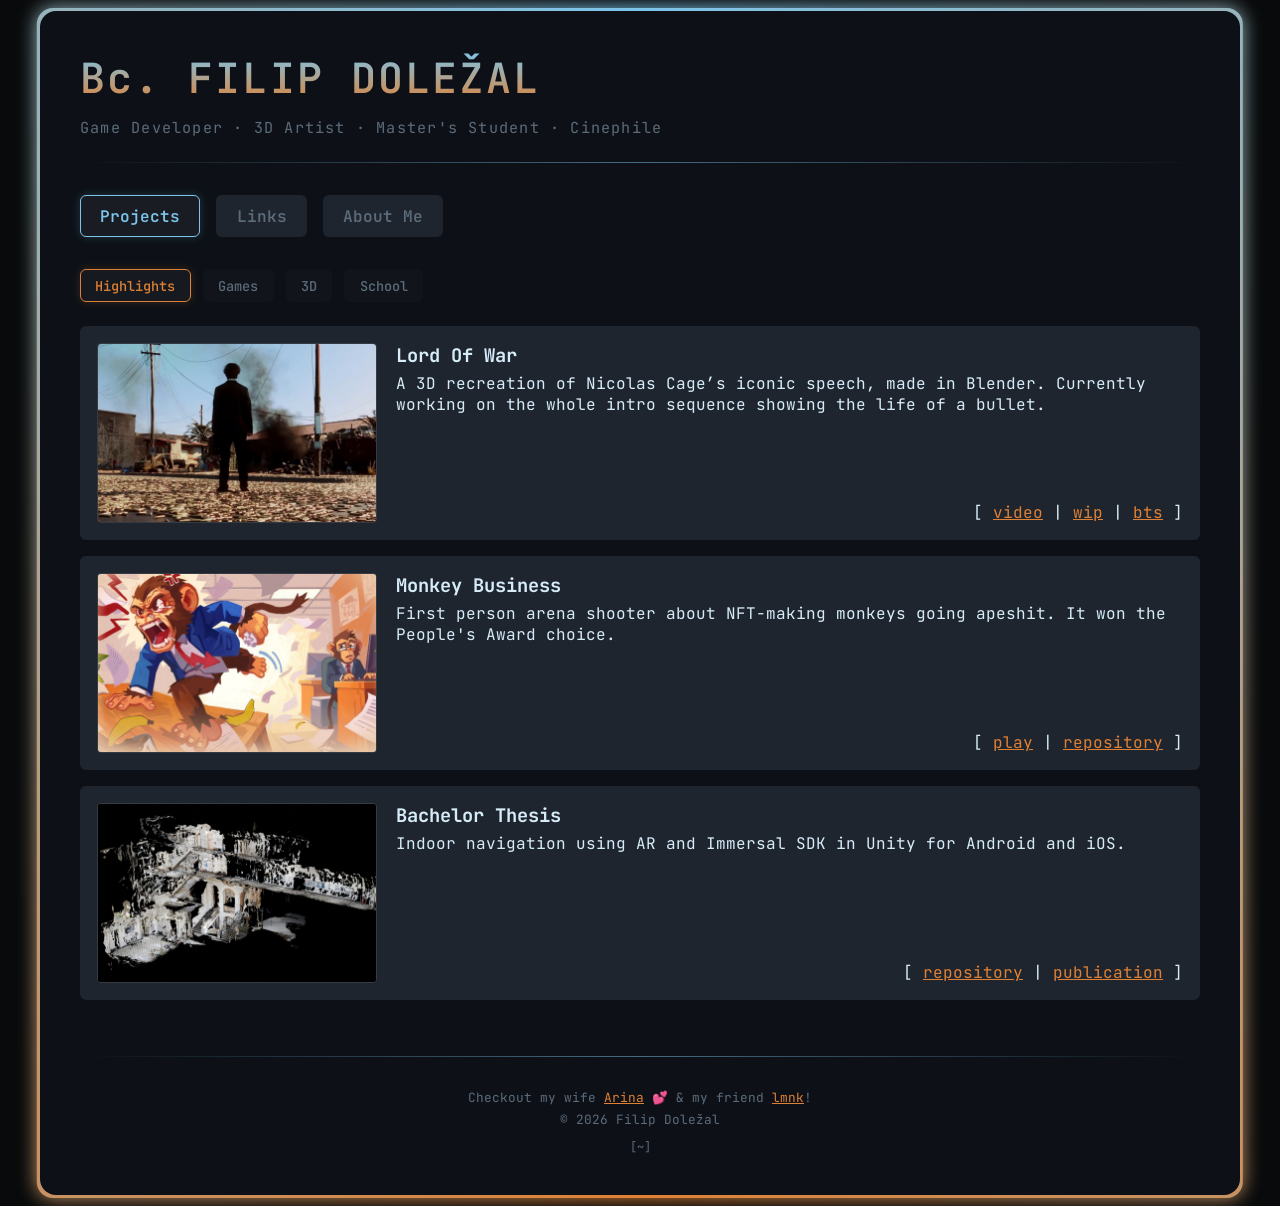
<file: index.html>
<!DOCTYPE html>
<html lang="en">
<head>
  <meta charset="UTF-8">
  <meta name="viewport" content="width=device-width, initial-scale=1.0">

  <title>Filip Doležal | @Rionit</title>

  <!-- Primary Meta Tags & SEO -->
  <meta name="description" content="Portfolio of Filip Doležal (Rionit) - Game Developer, 3D Artist, and Master's Student at MFF UK.">
  
  <!-- Open Graph / Social Sharing (Discord, LinkedIn, etc.) -->
  <meta property="og:type" content="website">
  <meta property="og:url" content="https://rionit.net/">
  <meta property="og:title" content="Filip Doležal | @Rionit">
  <meta property="og:description" content="Game Developer · 3D Artist · Master's Student · Cinephile">
  <meta property="og:image" content="https://rionit.net/neofetch.gif">

  <link rel="icon" type="image/x-icon" href="favicon.ico">

  <!-- JetBrains Mono font (important for the aesthetic) -->
  <link href="https://fonts.googleapis.com/css2?family=JetBrains+Mono:wght@400;500;600&display=swap" rel="stylesheet">

  <link rel="stylesheet" href="style.css">
</head>
<body>

  <main>
    <!-- <marquee>⚠️ Site is under construction! ⚠️</marquee> -->
    
    <div class="card">

      <!--<a href="home.html" class="home-link">Home</a> -->

      <header>
        <h1 class="hero-title">Bc. FILIP DOLEŽAL</h1>

        <p class="hero-subtitle">
          Game Developer · 3D Artist · Master's Student · Cinephile
        </p>

        <div class="hero-divider"></div>
      </header>

      <!-- Main Tab Buttons -->
      <div class="tab-controls" role="tablist">
        <button class="tab-btn active" role="tab" aria-selected="true" aria-controls="projects-section" data-target="projects-section">Projects</button>
        <button class="tab-btn" role="tab" aria-selected="false" aria-controls="links-section" data-target="links-section">Links</button>
        <button class="tab-btn" role="tab" aria-selected="false" aria-controls="about-section" data-target="about-section">About Me</button>
      </div>

      <div class="content-container">

        <!-- Projects Section with Subcategories -->
        <section id="projects-section" class="tab-content active" role="tabpanel">
          <div class="subtab-controls">
            <button class="subtab-btn active" data-subtarget="highlights-sub">Highlights</button>
            <button class="subtab-btn" data-subtarget="games-sub">Games</button>
            <button class="subtab-btn" data-subtarget="cgi-sub">3D</button>
            <button class="subtab-btn" data-subtarget="school-sub">School</button>
          </div>

          <div class="subcontent-container">
            <!-- Highlights Subtab -->
            <div id="highlights-sub" class="subtab-content active">
              <div class="projects"></div>
            </div>

            <!-- Games Subtab -->
            <div id="games-sub" class="subtab-content">
              <div class="projects"></div>
            </div>

            <!-- CGI Subtab -->
            <div id="cgi-sub" class="subtab-content">
              <div class="projects"></div>
            </div>

            <!-- School Subtab -->
            <div id="school-sub" class="subtab-content">
              <div class="projects"></div>
            </div>
          </div>
        </section>
  
        <!-- Links Section -->
        <section id="links-section" class="tab-content" role="tabpanel">
          <div class="links">
  
            <a href="mailto:contact@rionit.net" class="badge">
              <div class="label-group">
                <span class="label">Email</span>
                <span class="username">contact@rionit.net</span>
                <div class="description">get in touch</div>
              </div>
              <div class="arrow">[~]</div>
            </a>
  
            <a href="https://rionit.itch.io/" target="_blank" class="badge" rel="noopener">
              <div class="label-group">
                <span class="label">itch.io</span>
                <span class="username">rionit</span>
                <div class="description">my videogames</div>
              </div>
              <div class="arrow">[~]</div>
            </a>
  
            <a href="https://github.com/Rionit" target="_blank" class="badge" rel="noopener">
              <div class="label-group">
                <span class="label">GitHub</span>
                <span class="username">rionit</span>
                <div class="description">code & projects</div>
              </div>
              <div class="arrow">[~]</div>
            </a>

            <a href="https://www.artstation.com/rionit" target="_blank" class="badge" rel="noopener">
              <div class="label-group">
                <span class="label">Artstation</span>
                <span class="username">rionit</span>
                <div class="description">renders & bts</div>
              </div>
              <div class="arrow">[~]</div>
            </a>
  
            <a href="https://www.linkedin.com/in/dolezal-filip" target="_blank" class="badge" rel="noopener">
              <div class="label-group">
                <span class="label">LinkedIn</span>
                <span class="username">dolezal-filip</span>
                <div class="description">professional profile</div>
              </div>
              <div class="arrow">[~]</div>
            </a>
  
          </div>
        </section>

        <!-- About Me Section -->
        <section id="about-section" class="tab-content" role="tabpanel">
          <div class="about-card">
            <div>
                <span class="term-prompt">&gt;</span> <span class="term-hl">neofetch</span>
            </div>

            <div class="neofetch-container">
              <img src="neofetch.gif" alt="Neofetch Image" class="neofetch-img">
              <div class="neofetch-text">
                <span class="term-hl">visitor</span><span class="sep">@</span><span class="path">rionit.net</span><br>
                <span class="sep">------------------</span><br>
                <span class="term-hl">OS:</span> TrueNAS Scale<br>
                <span class="term-hl">Host:</span> Web Browser<br>
                <span class="term-hl">Uptime:</span> A while now for sure<br>
                <span class="term-hl">Role:</span> Game Dev &amp; 3D Artist<br>
                <span class="term-hl">Engines:</span> Blender, Godot, Unity<br>
                <span class="term-hl">Stack:</span> GDScript, C#, C++, JS<br>
                <span class="term-hl">Contact:</span> contact@rionit.net
              </div>
            </div>
            
            <!-- Terminal Color Palette Block -->
            <div class="terminal-colors">
              <span class="term-color-block" style="background-color: var(--bg-color);"></span>
              <span class="term-color-block" style="background-color: var(--primary-color);"></span>
              <span class="term-color-block" style="background-color: var(--secondary-color);"></span>
              <span class="term-color-block" style="background-color: var(--accent-color);"></span>
              <span class="term-color-block" style="background-color: var(--muted);"></span>
              <span class="term-color-block" style="background-color: var(--text-color);"></span>
            </div>

            <div class="hero-divider about-divider"></div>

            <!-- Hobbies / Yapping Section as Terminal Output Text -->
            <div class="about-yapping">
              <div>
                <span class="term-prompt">&gt;</span> <span class="term-hl">cat /home/rionit/about-me.txt</span>
              </div>

              <p class="about-text">
                Hi! I am a Master's student at <strong>MFF UK Prague</strong>, a game dev and a 3D artist. 
                Basically, I just press buttons in game engines (mostly <strong>Godot</strong> 💕 / <strong>Unity</strong>) and create stuff in <strong>Blender</strong>.
              </p>

              <p class="about-text">
                To make my time management a complete nightmare, I also have plenty of hobbies.
              </p>

              <p class="about-text">
                I absolutely love cinema. My total movie theater visits to date sit at <strong>370</strong> and I have a <a href="https://www.csfd.cz/uzivatel/830932-itsmerionit/o-mne/" target="_blank" rel="noopener">ČSFD profile</a>.
              </p>

              <p class="about-text">
                My favorite Aussie band <strong>King Gizzard & the Lizard Wizard</strong> inspired me to play the guitar.
              </p>

              <p class="about-text">
                I also enjoy photography using everything from a <strong>DSLR</strong> and a <strong>Kodak Charmera</strong> 
                all the way to analog gear like the <strong>Lubitel 2</strong> or the panoramic <strong>Horizont</strong>.
              </p>

              <p class="about-text">
                Obviously, I play a lot of video and board games. If you wanna see which games I love/hate, here's my <a href="https://backloggd.com/u/Rionit/">backloggd</a>, but it's not 100% completed yet.
              </p>

              <p class="about-text">
                <em>BTW: This server is self-hosted on an old computer!</em>
              </p>
            </div>
          </div>
        </section>
      </div>

      <div class="hero-divider"></div>

      <footer>
        <p>Checkout my wife <a href="https://aristrela.com">Arina</a> 💕 & my friend <a href="https://lmnk.dev">lmnk</a>!</p>
        <p class="footer-copy">© 2026 Filip Doležal</p>    
        <p class="footer-terminal-trigger"><a href="#" id="terminal-trigger" style="color: var(--muted); font-size: 0.75rem; text-decoration: none;">[~]</a></p>
      </footer>

    </div>
  </main>

  <!-- Terminal Easter Egg Overlay -->
  <div id="terminal-overlay" class="terminal-overlay">
    <div class="terminal-box">
      <div class="terminal-header">
        <span class="terminal-title">visitor@rionit.net:~</span>
        <button id="terminal-close" class="terminal-close-btn">[x]</button>
      </div>
      <div class="terminal-body" id="terminal-body">
        <div class="terminal-welcome">
          Type <span class="term-hl">help</span> to see available commands.<br>
          Press <span class="term-hl">~</span> (tilde) or click [x] to close.
        </div>
        <div id="terminal-output"></div>
        <div class="terminal-input-line">
          <span class="term-prompt">&gt;</span>
          <input type="text" id="terminal-input" autocomplete="off" spellcheck="false">
        </div>
      </div>
    </div>
  </div>

  <script src="script.js"></script>
</body>
</html>
</file>
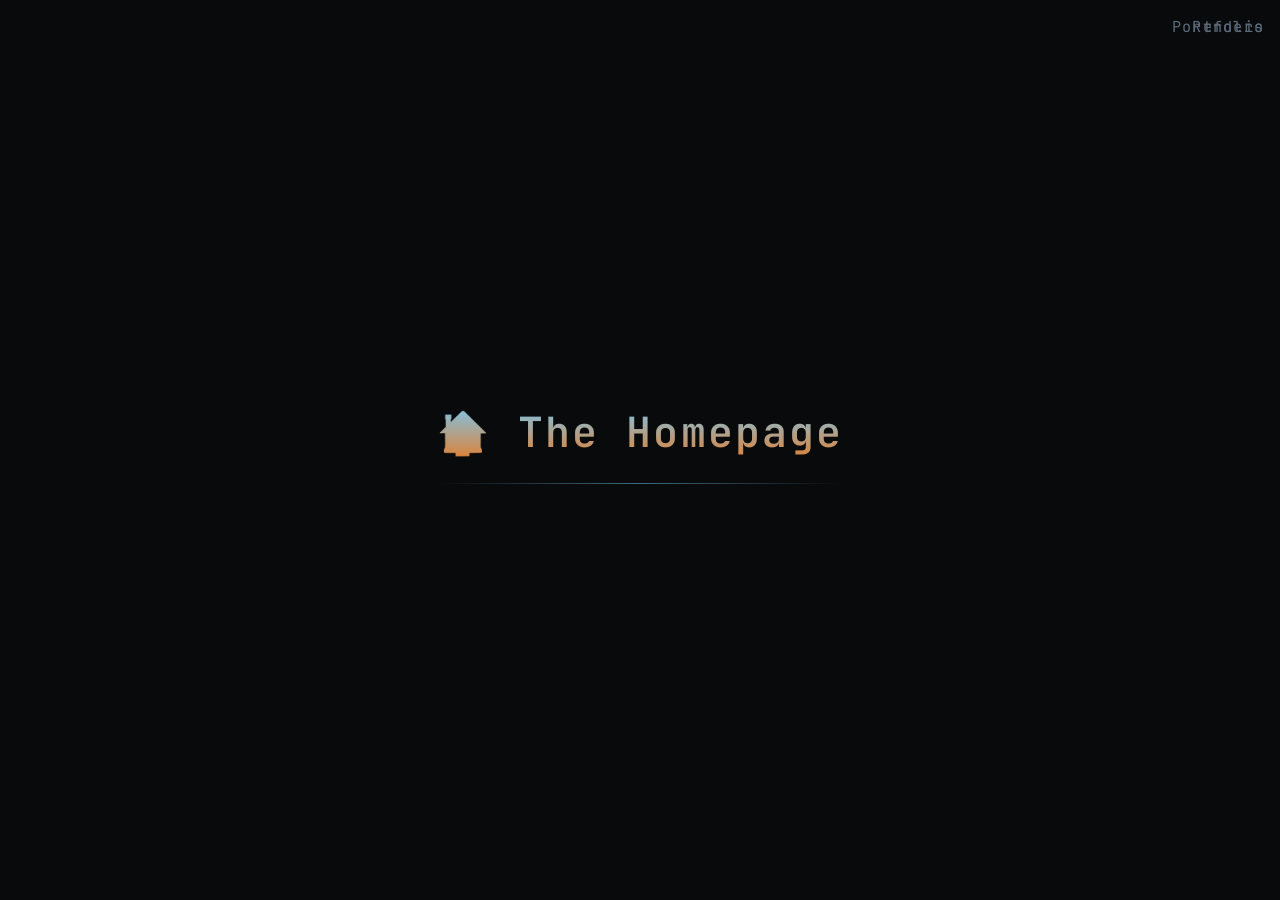
<file: home.html>
<!DOCTYPE html>
<html lang="en">
<head>
  <meta charset="UTF-8">
  <meta name="viewport" content="width=device-width, initial-scale=1.0">
  <title>Home | Filip Doležal</title>

  <link rel="icon" type="image/x-icon" href="favicon.ico">
  <link href="https://fonts.googleapis.com/css2?family=JetBrains+Mono:wght@400;500;600&display=swap" rel="stylesheet">
  <link rel="stylesheet" href="style.css">
</head>
<body>
  <main class="home-page">
    <div class="home-card">
      <h1 class="hero-title">🏠 The Homepage</h1>
      <div class="hero-divider"></div>

      <nav class="hero-subtitle">
        <a href="index.html" class="home-link">Portfolio</a>
        <a href="renders.html" class="home-link">Renders</a>
      </nav>
    </div>
  </main>
</body>
</html>
</file>
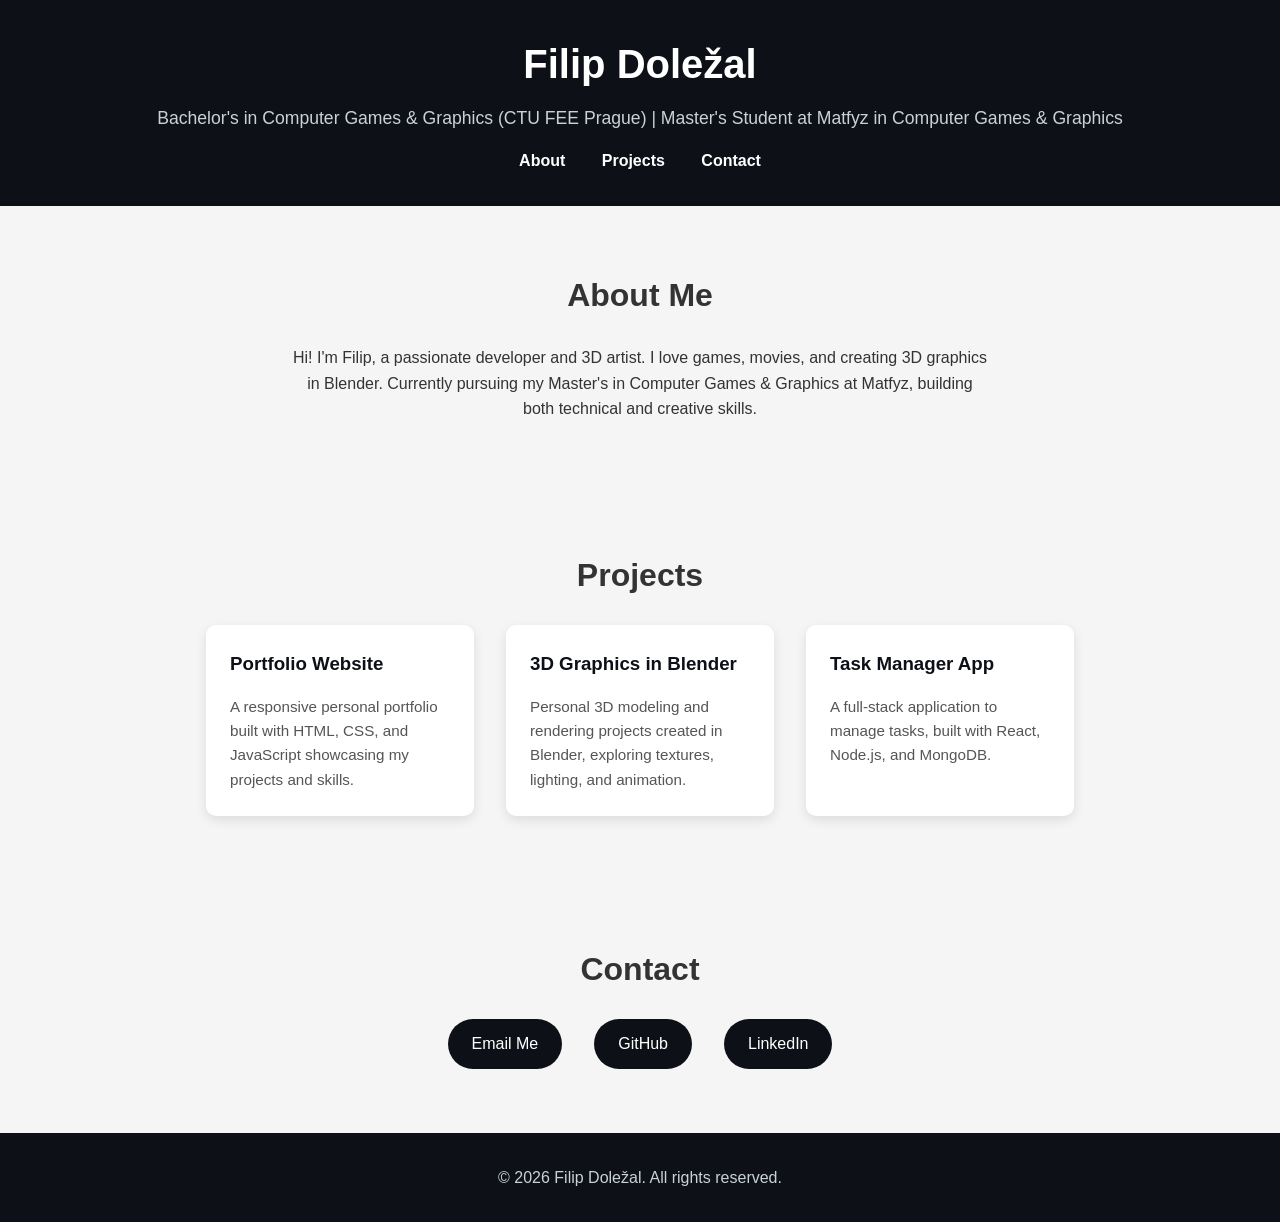
<file: old.html>
<!DOCTYPE html>
<html lang="en">
<head>
  <meta charset="UTF-8">
  <meta name="viewport" content="width=device-width, initial-scale=1.0">
  <title>Filip Doležal Portfolio</title>
  <style>
    * {margin: 0; padding: 0; box-sizing: border-box; font-family: 'Segoe UI', Tahoma, Geneva, Verdana, sans-serif;}
    body {background-color: #f5f5f5; color: #333; line-height: 1.6;}
    a {text-decoration: none; color: inherit;}
    img {max-width: 100%; display: block;}

    header {background-color: #0d1117; color: #fff; padding: 2rem 1rem; text-align: center;}
    header h1 {font-size: 2.5rem; margin-bottom: 0.5rem;}
    header p {font-size: 1.1rem; color: #c9d1d9;}
    nav {margin-top: 1rem;}
    nav a {margin: 0 1rem; font-weight: bold; transition: color 0.3s;}
    nav a:hover {color: #58a6ff;}

    section {padding: 4rem 1rem; max-width: 900px; margin: 0 auto;}
    section h2 {font-size: 2rem; margin-bottom: 1.5rem; text-align: center;}

    #about p {text-align: center; max-width: 700px; margin: 0 auto;}

    .projects {display: grid; grid-template-columns: repeat(auto-fit, minmax(250px, 1fr)); gap: 2rem;}
    .project-card {background-color: #fff; padding: 1.5rem; border-radius: 10px; box-shadow: 0 4px 12px rgba(0,0,0,0.1); transition: transform 0.3s, box-shadow 0.3s;}
    .project-card:hover {transform: translateY(-5px); box-shadow: 0 8px 20px rgba(0,0,0,0.15);}
    .project-card h3 {margin-bottom: 1rem; color: #0d1117;}
    .project-card p {font-size: 0.95rem; color: #555;}

    .contact {display: flex; justify-content: center; gap: 2rem; flex-wrap: wrap;}
    .contact a {background-color: #0d1117; color: #fff; padding: 0.75rem 1.5rem; border-radius: 50px; transition: background-color 0.3s;}
    .contact a:hover {background-color: #58a6ff;}

    footer {text-align: center; padding: 2rem 1rem; background-color: #0d1117; color: #c9d1d9;}
  </style>
</head>
<body>

  <header>
    <h1>Filip Doležal</h1>
    <p>Bachelor's in Computer Games & Graphics (CTU FEE Prague) | Master's Student at Matfyz in Computer Games & Graphics</p>
    <nav>
      <a href="#about">About</a>
      <a href="#projects">Projects</a>
      <a href="#contact">Contact</a>
    </nav>
  </header>

  <section id="about">
    <h2>About Me</h2>
    <p>
      Hi! I'm Filip, a passionate developer and 3D artist. I love games, movies, and creating 3D graphics in Blender. 
      Currently pursuing my Master's in Computer Games & Graphics at Matfyz, building both technical and creative skills.
    </p>
  </section>

  <section id="projects">
    <h2>Projects</h2>
    <div class="projects">
      <div class="project-card">
        <h3>Portfolio Website</h3>
        <p>A responsive personal portfolio built with HTML, CSS, and JavaScript showcasing my projects and skills.</p>
      </div>
      <div class="project-card">
        <h3>3D Graphics in Blender</h3>
        <p>Personal 3D modeling and rendering projects created in Blender, exploring textures, lighting, and animation.</p>
      </div>
      <div class="project-card">
        <h3>Task Manager App</h3>
        <p>A full-stack application to manage tasks, built with React, Node.js, and MongoDB.</p>
      </div>
    </div>
  </section>

  <section id="contact">
    <h2>Contact</h2>
    <div class="contact">
      <a href="mailto:fidokadan@gmail.com">Email Me</a>
      <a href="https://github.com/Rionit" target="_blank">GitHub</a>
      <a href="https://www.linkedin.com/in/filip-dole%C5%BEal-79a423275/" target="_blank">LinkedIn</a>
    </div>
  </section>

  <footer>
    &copy; 2026 Filip Doležal. All rights reserved.
  </footer>

</body>
</html>
</file>
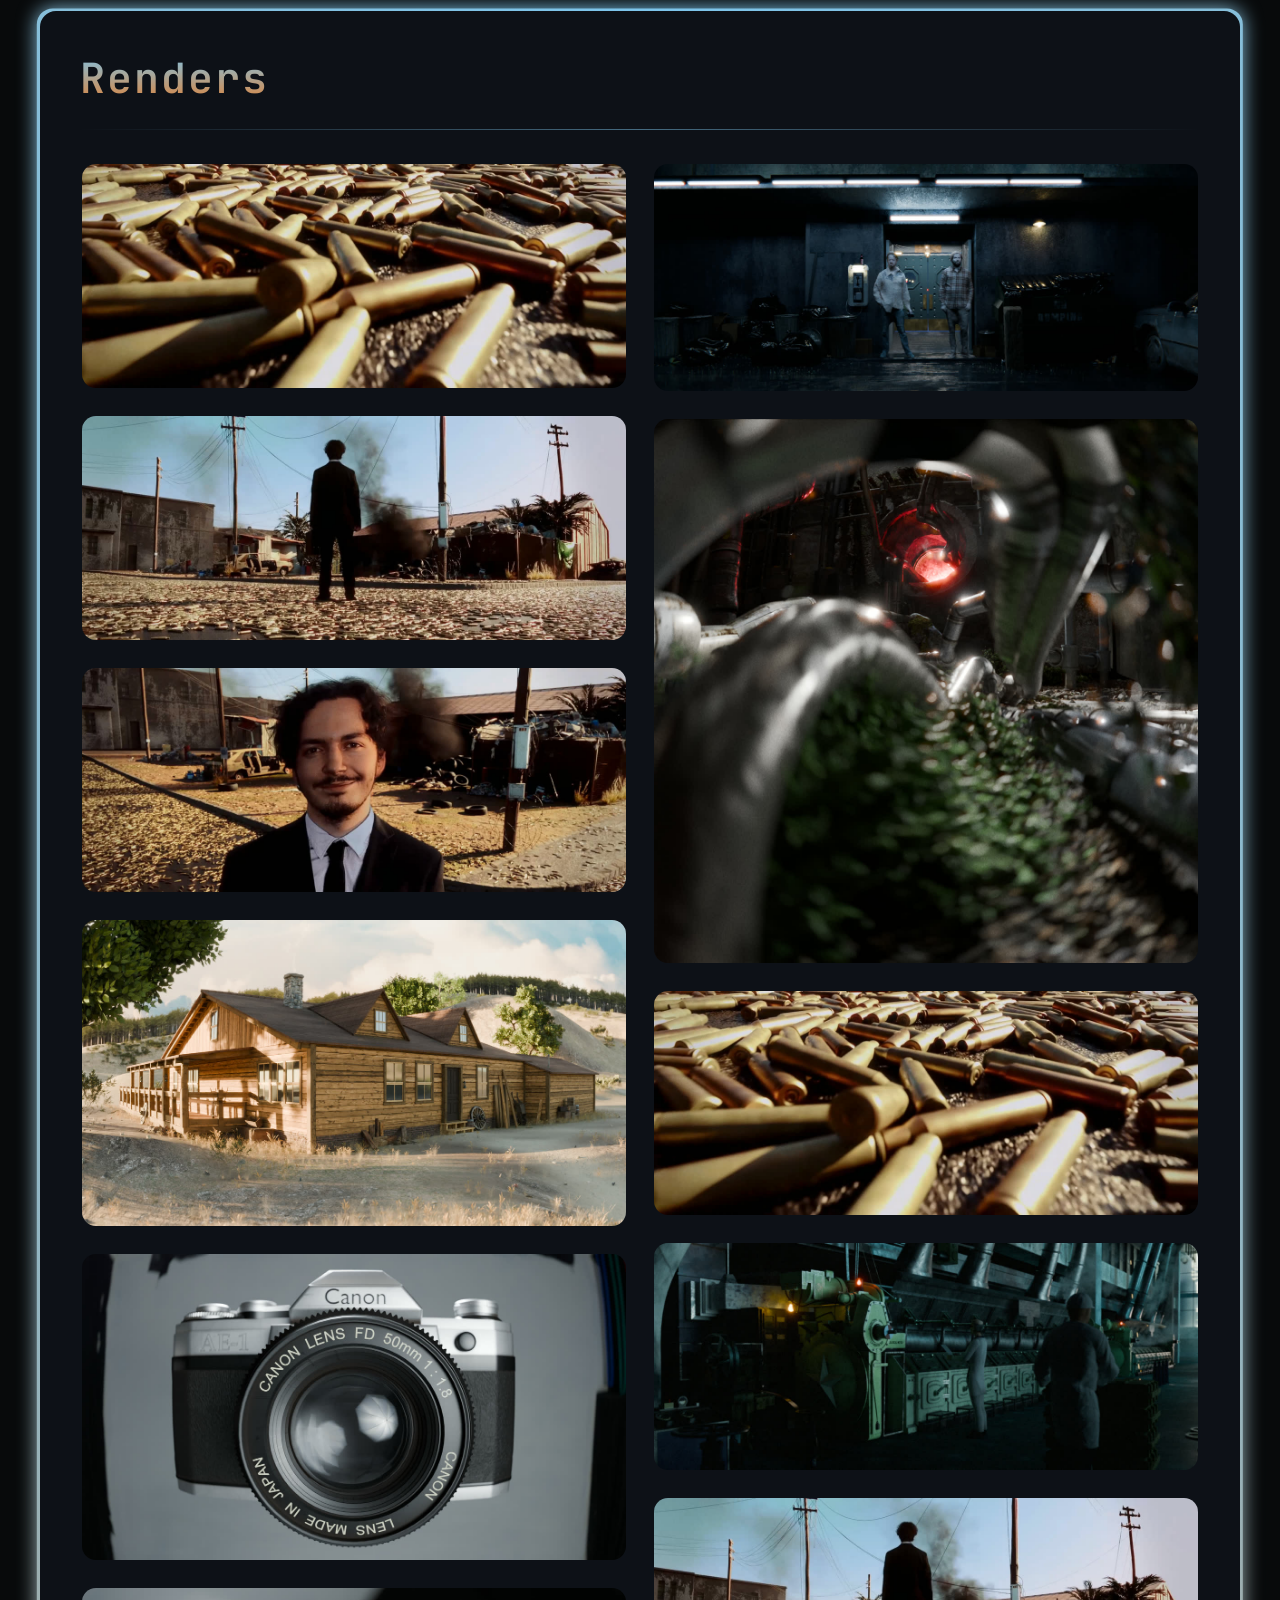
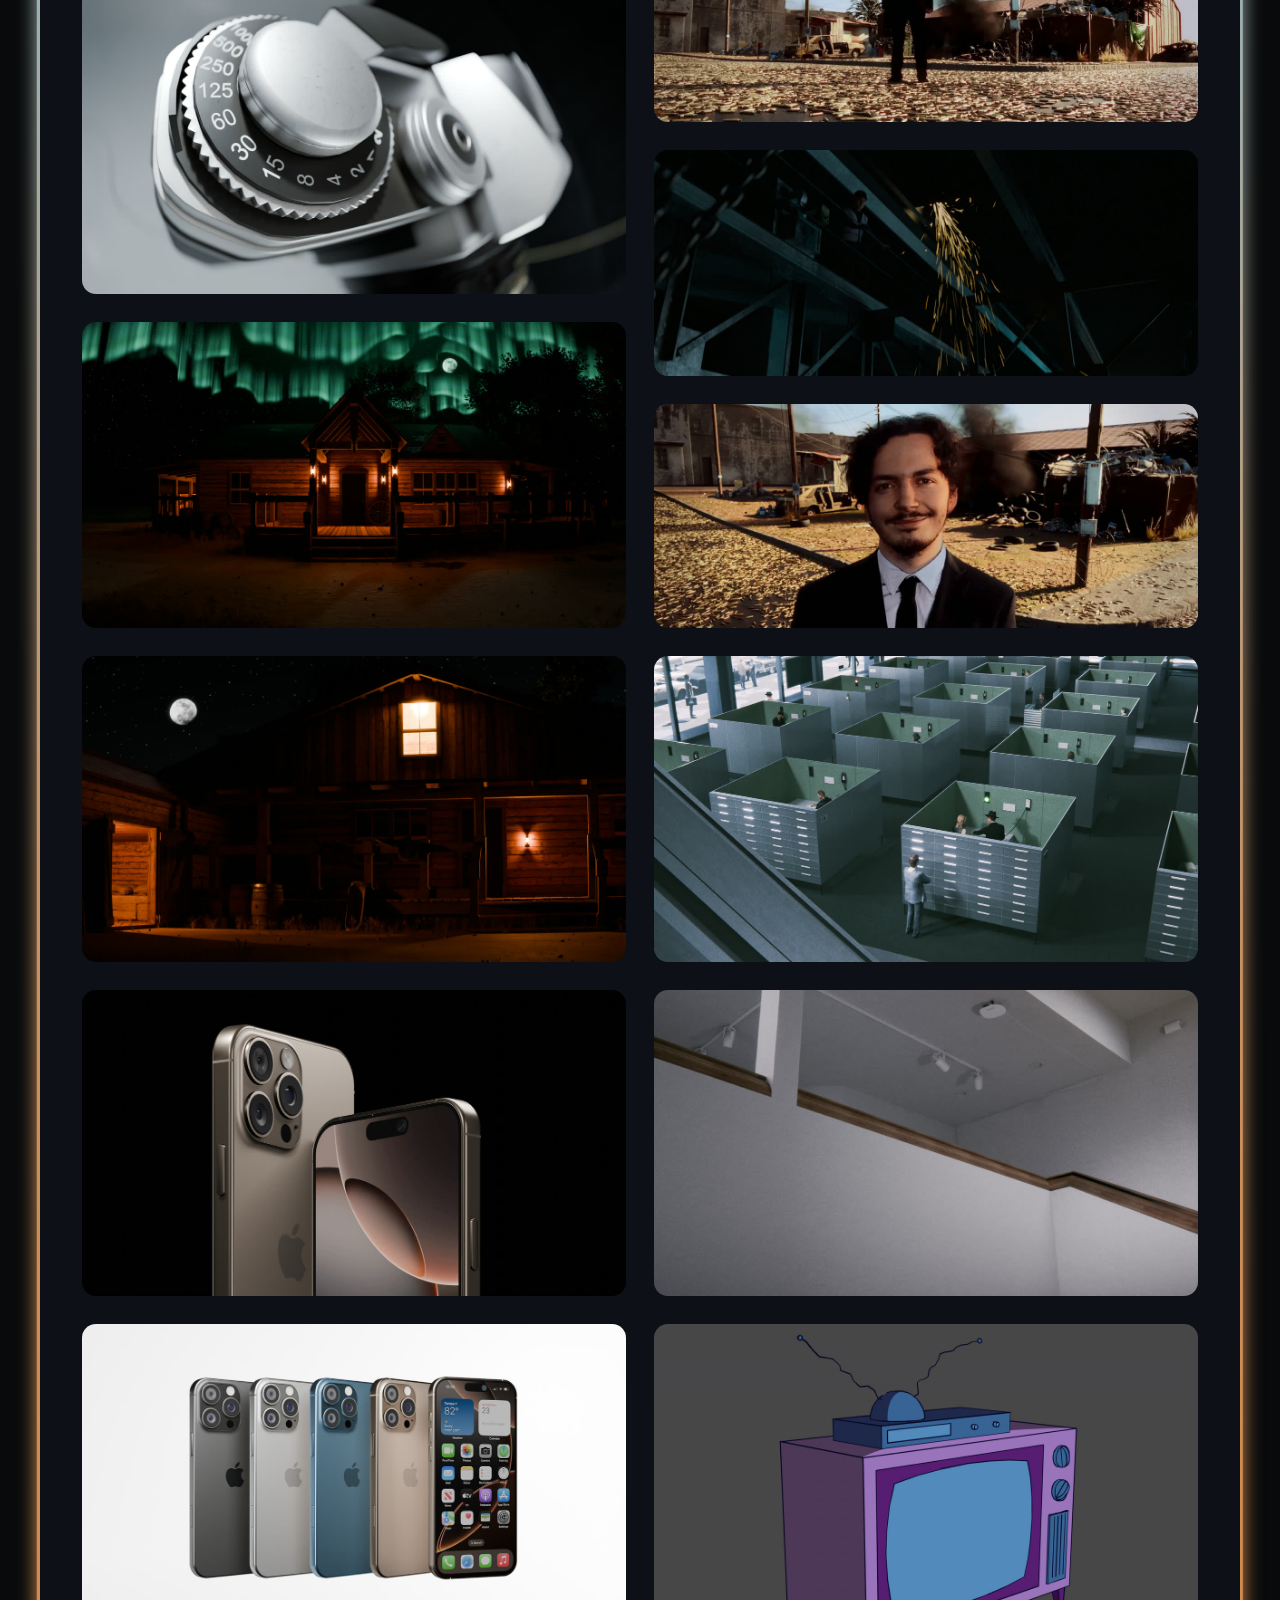
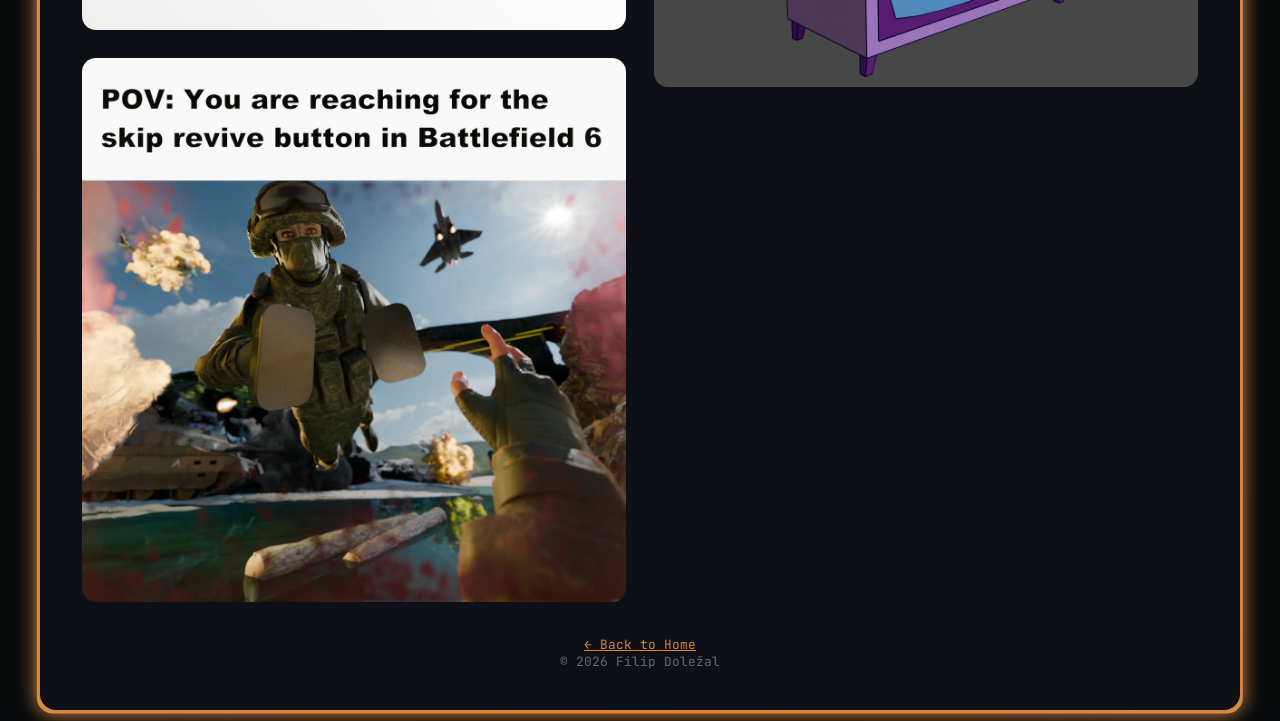
<file: renders.html>
<!DOCTYPE html>
<html lang="en">
<head>
  <meta charset="UTF-8">
  <meta name="viewport" content="width=device-width, initial-scale=1.0">
  <title>Renders | Filip Doležal</title>

  <link rel="icon" type="image/x-icon" href="favicon.ico">
  <link href="https://fonts.googleapis.com/css2?family=JetBrains+Mono:wght@400;500;600&display=swap" rel="stylesheet">
  <link rel="stylesheet" href="style.css">
</head>
<body>
  <main>
    <div class="card">
      <header>
        <h1 class="hero-title">Renders</h1>
        <div class="hero-divider"></div>
      </header>

      <section class="renders-gallery">
      </section>

      <footer>
        <p><a href="home.html">← Back to Home</a></p>
        <p>© 2026 Filip Doležal</p>
      </footer>
    </div>
  </main>

  <script>
    fetch('renders.json')
      .then(response => response.json())
      .then(images => {
        const gallery = document.querySelector('.renders-gallery');
        gallery.innerHTML = ''; // Clear existing content
        
        images.forEach(item => {
          // High-res image opens when clicked
          const link = document.createElement('a');
          link.href = `renders/${item.file}`;
          link.target = '_blank';

          // Compressed thumbnail loads fast on the page
          const img = document.createElement('img');
          img.src = `renders/${item.thumb}`; 
          img.alt = item.title;
          img.loading = 'lazy'; // Performance boost

          link.appendChild(img);
          gallery.appendChild(link);
        });
      })
      .catch(error => console.error('Error loading renders:', error));
  </script>
</body>
</html>
</file>
<file: style.css>
:root {
  --text-color: #d6ecf9;
  --bg-color: #080a0b;
  --box-color: #0d1117; 
  --header-color: hsl(215, 20%, 15%); 

  --primary-color: #7dc5eb;
  --secondary-color: #911743;
  --accent-color: #df8135;

  --muted: #5c6b7a;
}

/* reset */
* {
  margin: 0;
  padding: 0;
  box-sizing: border-box;
}

/* base */
body {
  background: var(--bg-color);
  color: var(--text-color);
  font-family: 'JetBrains Mono', monospace;
  min-height: 100vh;

  display: flex;
  justify-content: center;
  align-items: center;

  padding: 0.7rem;
}

/* Accessibility: Focus visible */
button:focus-visible, a:focus-visible {
  outline: 2px solid var(--primary-color);
  outline-offset: 2px;
}

/* card */
.card {
  position: relative;
  width: 100%;
  max-width: 1200px;
  background: var(--box-color);
  padding: 2.5rem;
  border-radius: 1em;

  display: flex;
  flex-direction: column;
  gap: 2rem;
}

@property --angle{
  syntax: "<angle>";
  initial-value: 0deg;
  inherits: false;
}

/* credit: https://www.youtube.com/watch?v=ezP4kbOvs_E */
.card::after, .card::before {
  content: "";
  position: absolute;
  height: 100%;
  width: 100%;
  top: 50%;
  left: 50%;
  translate: -50% -50%;
  background-image: conic-gradient(from var(--angle), var(--primary-color), var(--accent-color), var(--primary-color));
  z-index: -1;
  border-radius: inherit;
  padding: 0.2em;
  animation: 10s spin linear infinite;
}
.card::before{
  filter: blur(0.6rem);
}
@keyframes spin{
  from{
    --angle: 0deg;
  }
  to{
    --angle: 360deg;
  }
}

.hero-title {
  font-size: 2.6rem;
  font-weight: 600;
  letter-spacing: 0.05em;

  background: linear-gradient(
    var(--angle),
    var(--accent-color),
    var(--primary-color)
  );
  -webkit-background-clip: text;
  -webkit-text-fill-color: transparent;
  width: fit-content;
  animation: 10s spin linear infinite;
}

.hero-subtitle {
  margin-top: 0.75rem;
  font-size: 0.95rem;
  color: var(--muted);
  letter-spacing: 0.08em;
}

/* cinematic divider */
.hero-divider {
  margin-top: 1.5rem;
  height: 1px;
  width: 100%;

  background: linear-gradient(
    to right,
    transparent,
    var(--primary-color),
    transparent
  );

  opacity: 0.5;
}

@keyframes blink {
  0% { 
    border-color: transparent; 
    box-shadow: 0px 0px 0px var(--bg-color);
  }
  25% { 
    border-color: var(--accent-color); 
    box-shadow: 0px 0px 1em var(--accent-color);
  }

  75% { 
    border-color: var(--primary-color); 
    box-shadow: 0px 0px 1em var(--primary-color);
  }
  100%{ 
    border-color: transparent; 
    box-shadow: 0px 0px 0px var(--bg-color);
  }
}

.prompt { color: var(--primary-color); }
.sep { color: var(--muted); }
.path { color: var(--accent-color); }
.dollar { color: var(--muted); }

/* text */
.name {
  font-size: 1.2rem;
  color: var(--primary-color);
}

.tagline {
  color: var(--muted);
}

/* Tab Controls Styling */
.tab-controls {
  display: flex;
  gap: 1rem;
}

.tab-btn {
  background: var(--header-color);
  color: var(--muted);
  border: 1px solid transparent;
  padding: 0.6rem 1.2rem;
  font-family: 'JetBrains Mono', monospace;
  font-size: 1rem;
  font-weight: 600;
  border-radius: 6px;
  cursor: pointer;
  transition: all 0.2s ease;
}

.tab-btn:hover {
  color: var(--text-color);
  border-color: var(--primary-color);
}

.tab-btn.active {
  background: rgba(255, 255, 255, 0.05);
  color: var(--primary-color);
  border-color: var(--primary-color);
  box-shadow: 0px 0px 10px rgba(125, 197, 235, 0.2);
}

/* Subtab Controls Styling */
.subtab-controls {
  display: flex;
  gap: 0.75rem;
  margin-bottom: 1.5rem;
  flex-wrap: wrap;
}

.subtab-btn {
  background: rgba(255, 255, 255, 0.02);
  color: var(--muted);
  border: 1px solid transparent;
  padding: 0.4rem 0.9rem;
  font-family: 'JetBrains Mono', monospace;
  font-size: 0.85rem;
  font-weight: 500;
  border-radius: 6px;
  cursor: pointer;
  transition: all 0.2s ease;
}

.subtab-btn:hover {
  color: var(--text-color);
  border-color: var(--accent-color);
}

.subtab-btn.active {
  background: rgba(255, 255, 255, 0.04);
  color: var(--accent-color);
  border-color: var(--accent-color);
  box-shadow: 0px 0px 8px rgba(223, 129, 53, 0.2);
}

/* Content Container & Tab Animations */
.content-container {
  position: relative;
  width: 100%;
  overflow: visible;
  transition: height 0.5s cubic-bezier(0.16, 1, 0.3, 1);
}

.tab-content, .subtab-content {
  display: none;
  opacity: 0;
}

.tab-content.active, .subtab-content.active {
  display: block;
  animation: populateAnimation 0.5s cubic-bezier(0.16, 1, 0.3, 1) forwards;
}

@keyframes populateAnimation {
  from {
    opacity: 0;
    transform: translateY(15px);
  }
  to {
    opacity: 1;
    transform: translateY(0);
  }
}

/* projects */
.projects {
  display: flex;
  flex-direction: column;
  gap: 1rem;
}

.project {
  display: flex;
  flex-direction: row;
  gap: 1.2rem;
  align-items: stretch; /* Zajišťuje, že info box vyplní celou výšku media kontejneru */
  padding: 1rem;
  background: var(--header-color);
  border-radius: 6px;
  border: 1px solid transparent;
  transition: transform 0.3s;
}

.project:hover {
  transform: translateY(-5px);
}

/* Thumbnail and GIF styling */
.project-media-container {
  position: relative;
  width: 280px;
  aspect-ratio: 560 / 360;
  flex-shrink: 0;
  border-radius: 4px;
  overflow: hidden;
  border: 1px solid rgba(255, 255, 255, 0.1);
}

.project-media-container img {
  position: absolute;
  top: 0;
  left: 0;
  width: 100%;
  height: 100%;
  object-fit: cover;
  transition: opacity 0.4s ease-in-out;
}

/* GIF sits underneath and is fully visible by default */
.project-media-container img.gif-img {
  z-index: 1;
  opacity: 1;
}

/* Static thumbnail sits on top and fades out to reveal the GIF underneath */
.project-media-container img.thumbnail-img {
  z-index: 2;
  opacity: 1;
}

/* PC Hover behavior: Fade out only the thumbnail of the hovered project */
@media (hover: hover) and (pointer: fine) {
  .project:has(.project-media-container.has-gif):hover .project-media-container img.thumbnail-img {
    opacity: 0;
  }
}

/* Mobile / Touch behavior via active class added by JS timer after 3 seconds */
.project-media-container.show-gif img.thumbnail-img {
  opacity: 0;
}

.project-info {
  display: flex;
  flex-direction: column;
  flex-grow: 1;
  justify-content: space-between; /* Odsune odkazy na samý spodek info bloku */
}

.project-info h3 {
  margin-bottom: 0.3rem;
  color: var(--text-color);
}

/* Responsive layout: Switch to a vertical column layout on narrower screens (e.g. mobile or under 768px) */
@media (max-width: 768px) {
  .project {
    flex-direction: column;
    align-items: stretch;
  }

  .project-media-container {
    width: 100%;
    aspect-ratio: 560 / 360;
  }
}

/* LINKS */
p a:link{
    color: var(--accent-color);
}

p a:visited{
    color: var(--primary-color);
}

.project-link{
  margin-top: 1rem;
  text-align: right;
  align-self: flex-end; /* Zarovnání odkazů do pravého dolního rohu */
}

.links {
  display: flex;
  flex-direction: column;
  gap: 1rem;
}

.links a {
  border-radius: 6px;
}

.badge {
  display: flex;
  justify-content: space-between;
  align-items: center;

  padding: 1.2rem 1.4rem;

  background: rgba(255,255,255,0.03);
  border: 1px solid transparent;

  text-decoration: none;
  color: var(--text-color);

  transition: all 0.15s ease;
}

.badge:hover {
  background: rgba(255,255,255,0.06);
}

:is(.badge, .project, .renders-gallery img):hover:nth-child(2n) {
  border-color: var(--accent-color);
  box-shadow: 0px 0px 10px var(--accent-color);
}

:is(.badge, .project, .renders-gallery img):hover:nth-child(2n+1) {
  border-color: var(--primary-color);
  box-shadow: 0px 0px 10px var(--primary-color);
}

/* text inside badge */
.label {
  font-weight: 600;
}

.username{
  font-size: 0.9rem;
  opacity: 80%;
  color: var(--muted);
  transition: all 0.15s ease;
}

.description {
  font-size: 0.85rem;
  color: var(--muted);
}

/* arrow */
.arrow {
  color: var(--muted);
  transition: 0.15s;
}

.badge:hover .arrow {
  color: var(--primary-color);
  letter-spacing: 3px;
}

.badge:hover .username {
  color: var(--primary-color);
  letter-spacing: 1px;
}

/* footer */
footer {
  text-align: center;
  font-size: 0.8rem;
  color: var(--muted);
}

/* Home & Renders */
.home-link {
  color: var(--muted);
}

.home-page {
  display: flex;
  justify-content: center;
  align-items: center;
}

.renders-gallery {
  columns: 2 400px;
  gap: 1.5rem;
}

.renders-gallery a {
  display: block;
  margin-bottom: 1.5rem;
  break-inside: avoid;
}

.renders-gallery img {
  width: 100%;
  height: auto;
  display: block;
  border-radius: 1em;
  border: 2px solid transparent;
  transition: transform 0.3s;
}

/* hide scrollbar */

html::-webkit-scrollbar,
body::-webkit-scrollbar {
  display: none;
}

html, body {
  scrollbar-width: none;  /* Firefox */
  -ms-overflow-style: none;  /* Internet Explorer 10+ a Edge */
}

/* ABOUT SECTION */
.about-card {
  background: var(--header-color);
  padding: 1.5rem 1.8rem;
  border-radius: 6px;
  border: 1px solid transparent;
  transition: all 0.2s ease;
}

.about-card h3 {
  margin-bottom: 0.8rem;
  color: var(--text-color);
}

.about-text {
  color: var(--text-color);
  font-size: 0.95rem;
  line-height: 1.6;
}

.about-text strong {
  color: var(--primary-color);
}

.about-text em {
  color: var(--muted);
}

.about-card:hover {
  border-color: var(--primary-color);
  box-shadow: 0px 0px 10px rgba(125, 197, 235, 0.15);
}

/* TERMINAL EASTER EGG STYLES */
.terminal-overlay {
  position: fixed;
  top: 0;
  left: 0;
  width: 100vw;
  height: 100vh;
  background: rgba(8, 10, 11, 0.85);
  backdrop-filter: blur(5px);
  display: flex;
  justify-content: center;
  align-items: center;
  z-index: 9999;
  opacity: 0;
  pointer-events: none;
  transition: opacity 0.3s ease;
}

.terminal-overlay.active {
  opacity: 1;
  pointer-events: auto;
}

.terminal-box {
  width: 90%;
  max-width: 700px;
  height: 450px;
  background: var(--box-color);
  border: 1px solid var(--primary-color);
  box-shadow: 0 0 25px rgba(125, 197, 235, 0.25);
  border-radius: 8px;
  display: flex;
  flex-direction: column;
  overflow: hidden;
  font-family: 'JetBrains Mono', monospace;
}

.terminal-header {
  background: var(--header-color);
  padding: 0.6rem 1rem;
  display: flex;
  justify-content: space-between;
  align-items: center;
  border-bottom: 1px solid rgba(255, 255, 255, 0.1);
}

.terminal-title {
  font-size: 0.85rem;
  color: var(--primary-color);
}

.terminal-close-btn {
  background: transparent;
  border: none;
  color: var(--muted);
  font-family: 'JetBrains Mono', monospace;
  cursor: pointer;
  font-size: 0.9rem;
  transition: color 0.2s;
}

.terminal-close-btn:hover {
  color: var(--accent-color);
}

.terminal-body {
  padding: 1rem;
  flex-grow: 1;
  overflow-y: auto;
  display: flex;
  flex-direction: column;
  gap: 0.5rem;
  font-size: 0.9rem;
  color: var(--text-color);
}

.terminal-welcome {
  color: var(--muted);
  margin-bottom: 0.5rem;
  line-height: 1.4;
}

.term-hl {
  color: var(--accent-color);
}

#terminal-output {
  display: flex;
  flex-direction: column;
  gap: 0.4rem;
}

.terminal-input-line {
  display: flex;
  align-items: center;
  gap: 0.5rem;
  margin-top: auto;
  padding-top: 0.5rem;
}

.term-prompt {
  color: var(--primary-color);
  font-weight: 600;
}

#terminal-input {
  flex-grow: 1;
  background: transparent;
  border: none;
  color: var(--text-color);
  font-family: 'JetBrains Mono', monospace;
  font-size: 0.9rem;
  outline: none;
}

.term-line {
  word-break: break-all;
}

.term-error {
  color: #ff6b6b;
}

.term-success {
  color: #51cf66;
}

.terminal-colors {
  margin-top: 0.75rem;
  display: flex;
  gap: 0.25rem;
  flex-wrap: wrap;
  margin-left: calc(250px + 1.5rem);
}

/* Mobile responsive fix for the neofetch colors */
@media (max-width: 723px) {
  .terminal-colors {
    margin-left: 0;
    justify-content: flex-start;
  }
}

/* Home Link positioning */
.home-link {
  position: absolute;
  top: 1rem;
  right: 1rem;
  color: var(--muted);
  text-decoration: none;
}
.home-link:hover {
  color: var(--primary-color);
}

/* Neofetch Section Layout */
.neofetch-container {
  display: flex;
  gap: 1.5rem;
  align-items: flex-start;
  margin: 0.5rem 0;
  flex-wrap: wrap;
}

.neofetch-img {
  width: 250px;
  height: 250px;
  object-fit: cover;
  border-radius: 4px;
}

.neofetch-text {
  font-family: inherit;
  line-height: 1.4;
  flex-grow: 1;
}

/* Terminal Color Blocks & Divider adjustments */
.term-color-block {
  width: 2.5rem;
  height: 1.2rem;
  display: inline-block;
}

.about-divider {
  margin: 1.5rem 0;
}

.about-yapping {
  font-family: inherit;
  line-height: 1.6;
  font-size: 0.95rem;
  display: flex;
  flex-direction: column;
  gap: 1rem;
}

/* Footer spacing classes */
.footer-copy {
  margin-top: 0.3rem;
}

.footer-terminal-trigger {
  margin-top: 0.6rem;
}
</file>
